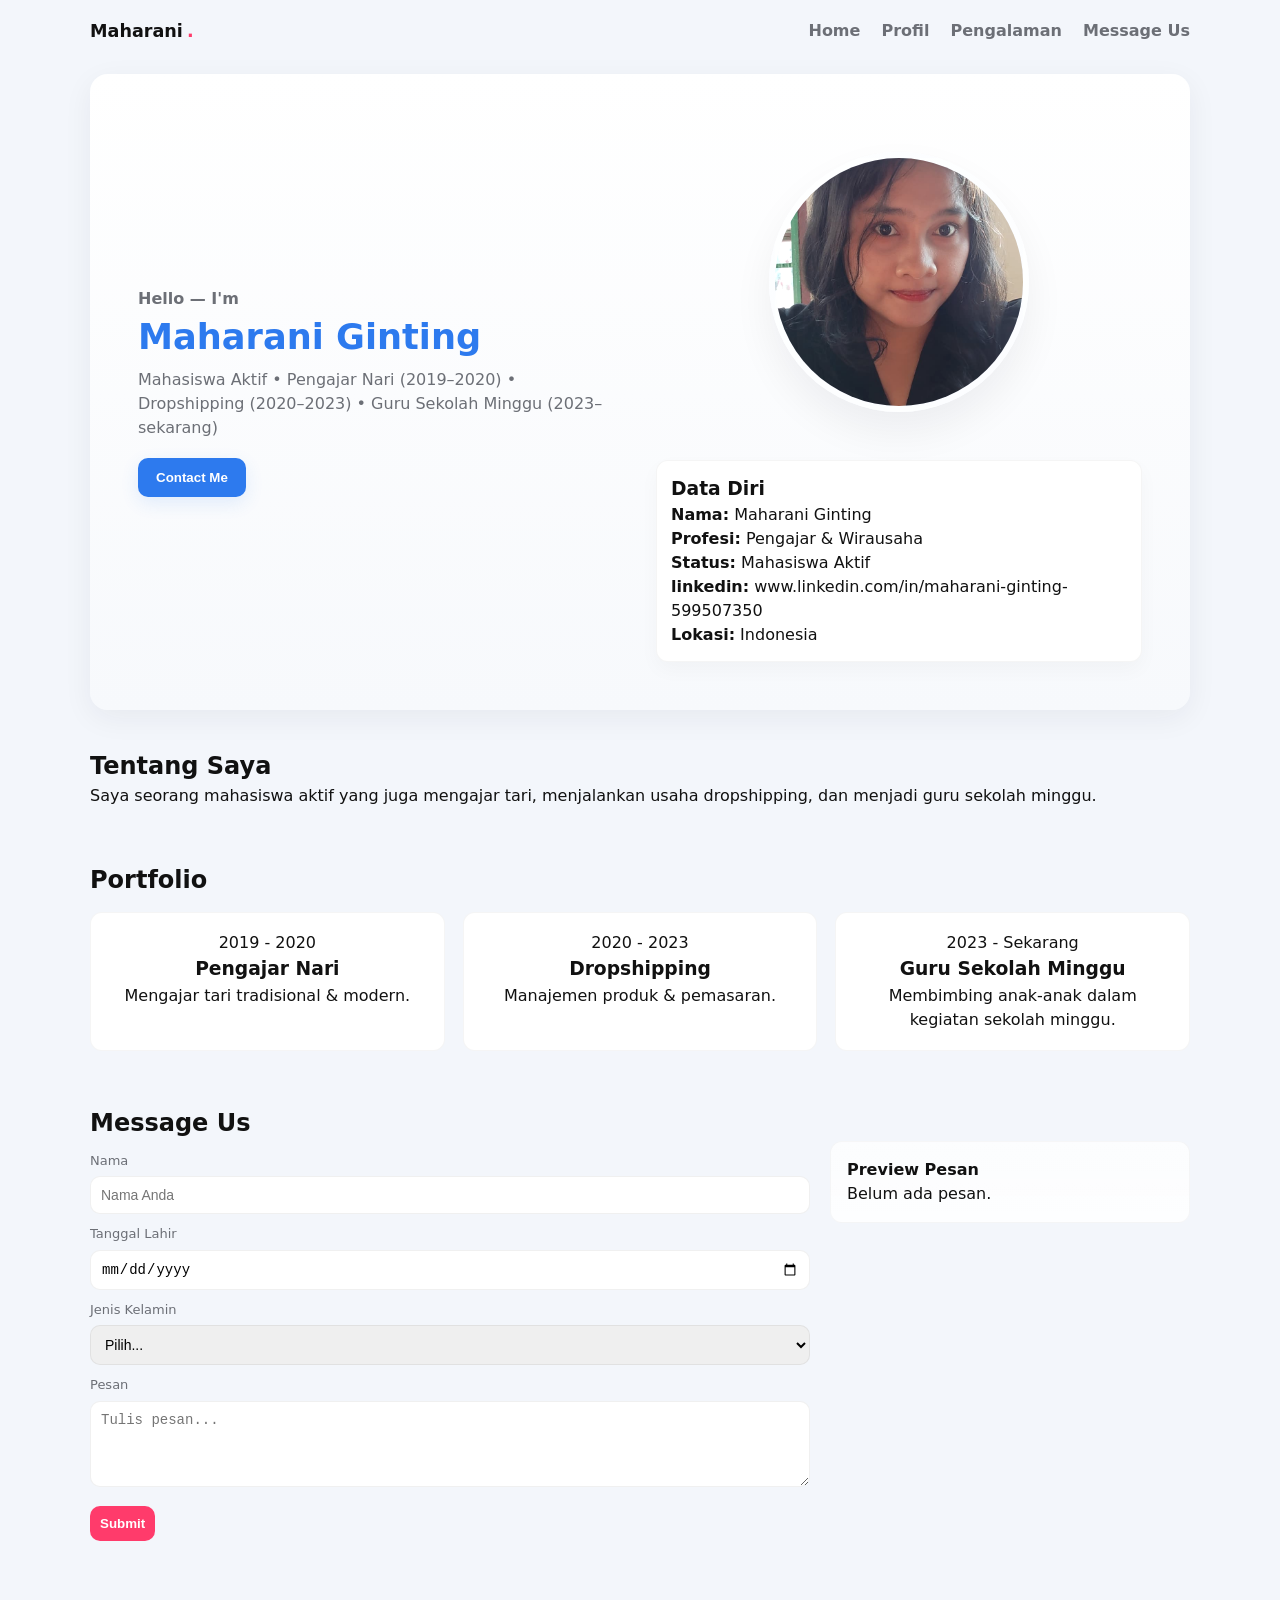
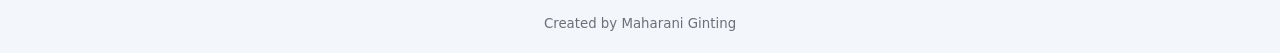
<file: index.html>
<!doctype html>
<html lang="id">
<head>
  <meta charset="utf-8" />
  <meta name="viewport" content="width=device-width,initial-scale=1" />
  <title>Mini project rani</title>
  <link rel="stylesheet" href="css/style.css" />
</head>
<body>
  <!-- NAVBAR -->
  <header class="site-header container">
    <div class="brand">Maharani<span class="dot">.</span></div>
    <nav class="nav" aria-label="Main navigation">
      <a href="#home" class="nav-link">Home</a>
      <a href="#about" class="nav-link">Profil</a>
      <a href="#portfolio" class="nav-link">Pengalaman</a>
      <a href="#contact" class="nav-link">Message Us</a>
    </nav>
  </header>

  <!-- MAIN -->
  <main>
    <!-- HERO / HOME -->
    <section id="home" class="hero container" aria-labelledby="homeTitle">
      <div class="hero-left">
        <p class="eyebrow">Hello — I'm</p>
        <h1 id="homeTitle" class="owner-name">Maharani Ginting</h1>
        <p class="lead">
          Mahasiswa Aktif • Pengajar Nari (2019–2020) • Dropshipping (2020–2023) • Guru Sekolah Minggu (2023–sekarang)
        </p>
        <div class="hero-ctas">
          <button id="btnContact" class="btn-primary">Contact Me</button>
        </div>
      </div>

      <div class="hero-right">
        <div class="portrait-wrap" title="Foto Profil">
          <img
            id="hero-img"
            src="foto-profil.jpg"
            alt="Foto Maharani Ginting"
            loading="lazy"
          />
          <div class="portrait-ornament" aria-hidden="true"></div>
        </div>

        <div class="owner-card" aria-label="Data Diri">
          <h3>Data Diri</h3>
          <p><strong>Nama:</strong> Maharani Ginting</p>
          <p><strong>Profesi:</strong> Pengajar & Wirausaha</p>
          <p><strong>Status:</strong> Mahasiswa Aktif</p>
          <p><strong>linkedin:</strong> www.linkedin.com/in/maharani-ginting-599507350
</p>
          <p><strong>Lokasi:</strong> Indonesia</p>
        </div>
      </div>
    </section>

    <!-- ABOUT -->
    <section id="about" class="about container" aria-labelledby="aboutTitle">
      <h2 id="aboutTitle">Tentang Saya</h2>
      <p>Saya seorang mahasiswa aktif yang juga mengajar tari, menjalankan usaha dropshipping, dan menjadi guru sekolah minggu.</p>
    </section>

    <!-- PORTFOLIO -->
    <section id="Pengalaman" class="experiences container" aria-labelledby="portfolioTitle">
      <h2 id="portfolioTitle">Portfolio</h2>
      <div class="cards">
        <article class="card">
          <div class="badge">2019 - 2020</div>
          <h3>Pengajar Nari</h3>
          <p>Mengajar tari tradisional & modern.</p>
        </article>

        <article class="card">
          <div class="badge">2020 - 2023</div>
          <h3>Dropshipping</h3>
          <p>Manajemen produk & pemasaran.</p>
        </article>

        <article class="card">
          <div class="badge">2023 - Sekarang</div>
          <h3>Guru Sekolah Minggu</h3>
          <p>Membimbing anak-anak dalam kegiatan sekolah minggu.</p>
        </article>
      </div>
    </section>

    <!-- CONTACT -->
    <section id="contact" class="contact container" aria-labelledby="contactTitle">
      <h2 id="contactTitle">Message Us</h2>
      <div class="contact-grid">
        <div class="contact-left">
          <form id="contactForm" onsubmit="return false;">
            <label for="inputName">Nama</label>
            <input id="inputName" type="text" placeholder="Nama Anda" />

            <label for="dob">Tanggal Lahir</label>
            <input id="dob" type="date" />

            <label for="gender">Jenis Kelamin</label>
            <select id="gender">
              <option value="">Pilih...</option>
              <option>Laki-laki</option>
              <option>Perempuan</option>
              <option>Lainnya</option>
            </select>

            <label for="message">Pesan</label>
            <textarea id="message" rows="4" placeholder="Tulis pesan..."></textarea>

            <button id="submitBtn" class="btn-submit">Submit</button>
          </form>
        </div>

        <aside class="contact-right" id="contactPreview" aria-label="Preview Pesan">
          <h4>Preview Pesan</h4>
          <div id="previewContent">Belum ada pesan.</div>
        </aside>
      </div>
    </section>
  </main>

  <footer class="site-footer container">
    <small>Created by Maharani Ginting</small>
  </footer>

  <script src="js/script.js"></script>
</body>
</html>
</file>
<file: css/style.css>
* { box-sizing: border-box; margin: 0; padding: 0; }
html, body { height: 100%; }
body {
  font-family: Inter, system-ui, -apple-system, "Segoe UI", Roboto, Arial;
  background: #f3f6fb;
  color: #111;
  -webkit-font-smoothing: antialiased;
  -moz-osx-font-smoothing: grayscale;
  line-height: 1.5;
}

/* Utilities */
.container { max-width: 1100px; margin: 0 auto; padding: 20px; }

/* Theme variables */
:root {
  --accent-2: #2d7aee;
  --muted: #6c6f76;
  --card: #ffffff;
  --radius: 14px;
  --glass: rgba(255,255,255,0.7);
}

/* Header / Nav */
.site-header { display: flex; justify-content: space-between; align-items: center; padding: 18px 0; }
.brand { font-weight: 800; font-size: 1.1rem; }
.brand .dot { color: #ff3b6b; margin-left: 4px; }
.nav a { margin-left: 16px; color: var(--muted); text-decoration: none; font-weight: 600; }
.nav a:hover { text-decoration: underline; }

/* HERO */
.hero {
  display: flex;
  gap: 32px;
  align-items: center;
  padding: 48px;
  margin-top: 12px;
  background: linear-gradient(180deg,#ffffff 0%, #f7f9fc 100%);
  border-radius: 18px;
  box-shadow: 0 8px 30px rgba(33,40,50,0.06);
}
.hero-left { flex: 1; }
.eyebrow { color: var(--muted); font-weight: 600; margin-bottom: 8px; }
.owner-name { font-size: 2.2rem; margin-bottom: 12px; line-height: 1.05; color: var(--accent-2); }
.lead { color: var(--muted); max-width: 520px; margin-bottom: 18px; }

/* Buttons */
.hero-ctas { display: flex; gap: 12px; }
.btn-primary {
  background: var(--accent-2); color: #fff; border: none; padding: 12px 18px; border-radius: 10px; cursor: pointer; font-weight: 700;
  box-shadow: 0 6px 18px rgba(45,122,238,0.12);
}

/* PORTRAIT (gambar profil) */
.hero-right { flex: 1; display: flex; flex-direction: column; align-items: center; gap: 18px; }
.portrait-wrap {
  position: relative;
  width: 320px;
  height: 320px;
  display: flex;
  align-items: center;
  justify-content: center;
}
#hero-img {
  width: 260px;
  height: 260px;
  border-radius: 50%;
  object-fit: cover;
  display: block;
  filter: grayscale(10%) contrast(105%);
  border: 6px solid rgba(255,255,255,0.6);
  box-shadow: 0 20px 40px rgba(16,24,40,0.06);
  background: linear-gradient(135deg,#f0f2f6,#e8ecf8);
}
/* ornament untuk kesan modern */
.portrait-ornament {
  position: absolute;
  right: -12px;
  top: -12px;
  width: 120px;
  height: 120px;
  border-radius: 50%;
  background: linear-gradient(135deg, rgba(45,122,238,0.12), rgba(255,59,107,0.08));
  filter: blur(18px);
  z-index: -1;
}

/* Owner card */
.owner-card { width: 100%; background: var(--card); padding: 14px; border-radius: 12px; border: 1px solid rgba(0,0,0,0.04); box-shadow: 0 8px 20px rgba(16,24,40,0.03); }

/* Sections */
.about, .experiences, .contact { margin-top: 22px; padding: 16px 0; }
.experiences .cards { display: flex; gap: 18px; margin-top: 14px; }
.card { flex: 1; background: var(--card); padding: 18px; border-radius: 12px; border: 1px solid rgba(0,0,0,0.04); text-align: center; }

/* Contact area */
.contact-grid { display: grid; grid-template-columns: 1fr 360px; gap: 20px; align-items: start; }
.contact-right { background: linear-gradient(180deg,var(--glass), rgba(255,255,255,0.85)); padding: 16px; border-radius: 12px; border: 1px solid rgba(0,0,0,0.03); }
label { display: block; margin-top: 10px; color: var(--muted); font-size: 13px; }
input, select, textarea { width: 100%; padding: 10px; margin-top: 6px; border: 1px solid rgba(0,0,0,0.06); border-radius: 10px; font-size: 14px; }
.btn-submit { margin-top: 12px; padding: 10px; border-radius: 10px; border: none; background: #ff3b6b; color: #fff; font-weight: 700; cursor: pointer; }

/* Footer */
.site-footer { margin-top: 36px; text-align: center; color: var(--muted); padding: 18px 0; }

/* Responsive */
@media (max-width: 960px) {
  .hero { flex-direction: column; padding: 28px; }
  .portrait-wrap { width: 240px; height: 240px; }
  #hero-img { width: 200px; height: 200px; }
  .experiences .cards { flex-direction: column; }
  .contact-grid { grid-template-columns: 1fr; }
}
</file>
